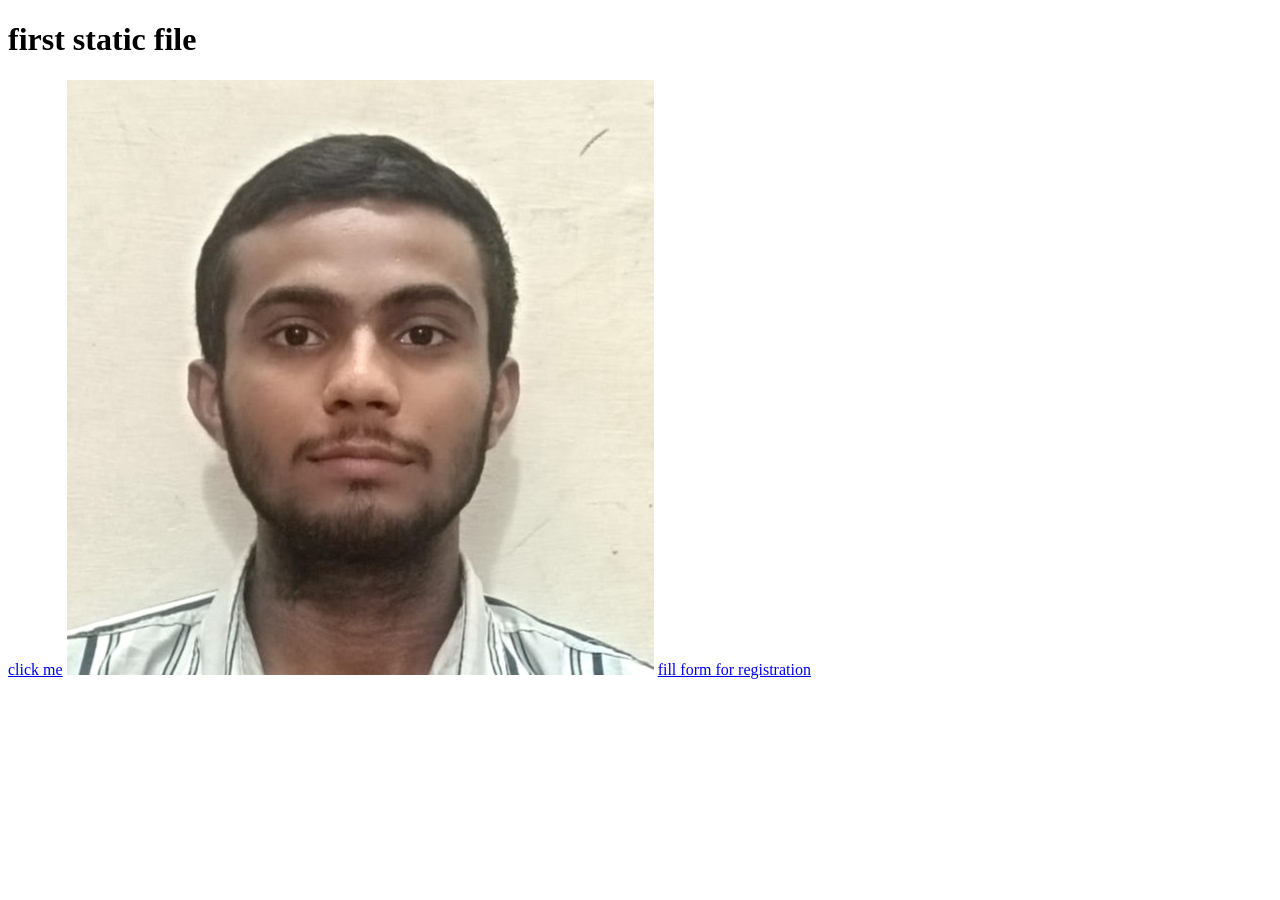
<file: static_files/index.html>
<!DOCTYPE html>
<html>
    <head>
        <title>hello world</title>
    </head>
    <body>
        <h1>first static file</h1>
        <a href="http://localhost:8080/second.html">click me</a>
        <img src="deepak.jpg" alt = "deepak">
        <a href="http://localhost:8080/form.html">fill form for registration</a>

    </body>
</html>
</file>
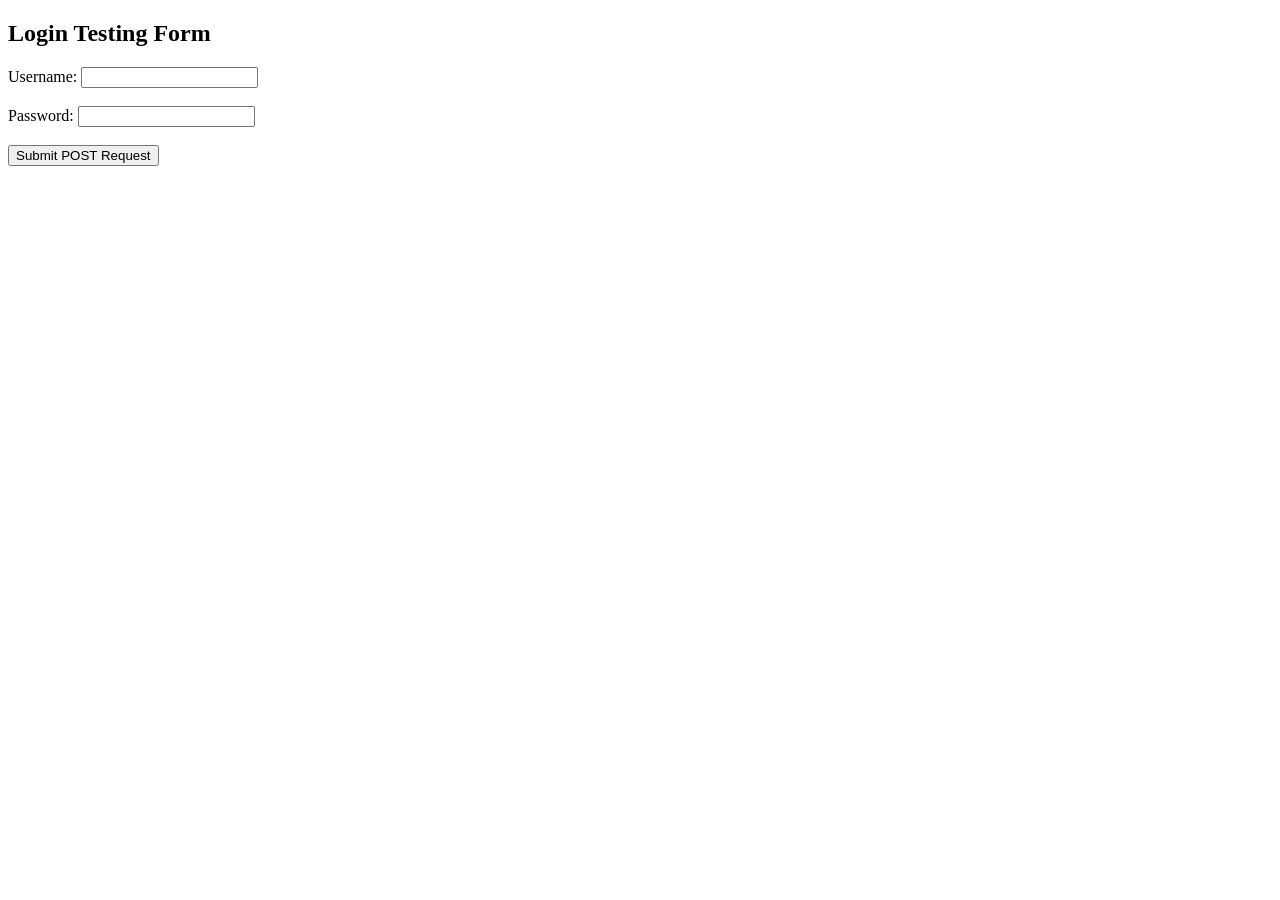
<file: static_files/form.html>
<!DOCTYPE html>
<html lang="en">
<head>
    <meta charset="UTF-8">
    <title>POST Test Form</title>
</head>
<body>

    <h2>Login Testing Form</h2>
    
    <!-- Change action to your target API endpoint -->
    <form action="http://localhost:8080/login" method="POST">
        <div>
            <label for="username">Username:</label>
            <input type="text" id="username" name="username" required>
        </div>
        <br>
        <div>
            <label for="password">Password:</label>
            <input type="password" id="password" name="password" required>
        </div>
        <br>
        <button type="submit">Submit POST Request</button>
    </form>

</body>
</html>
</file>
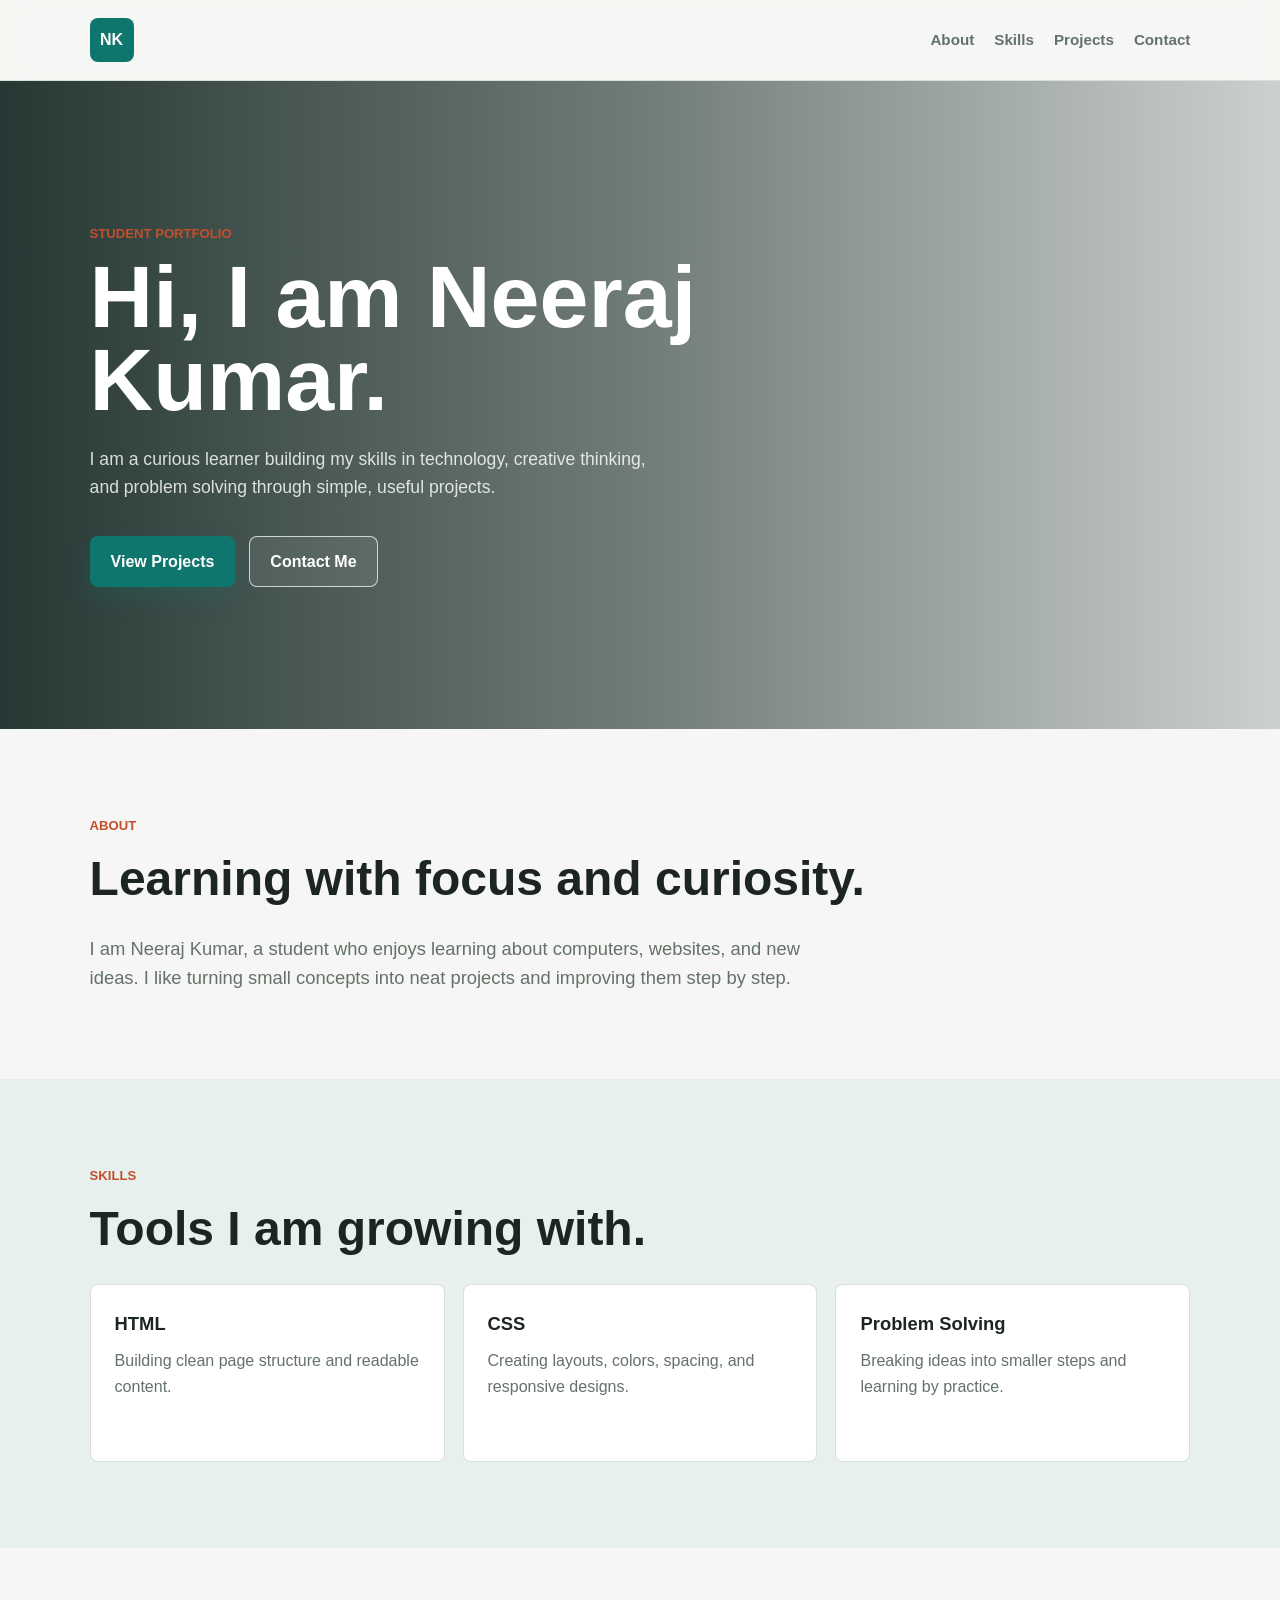
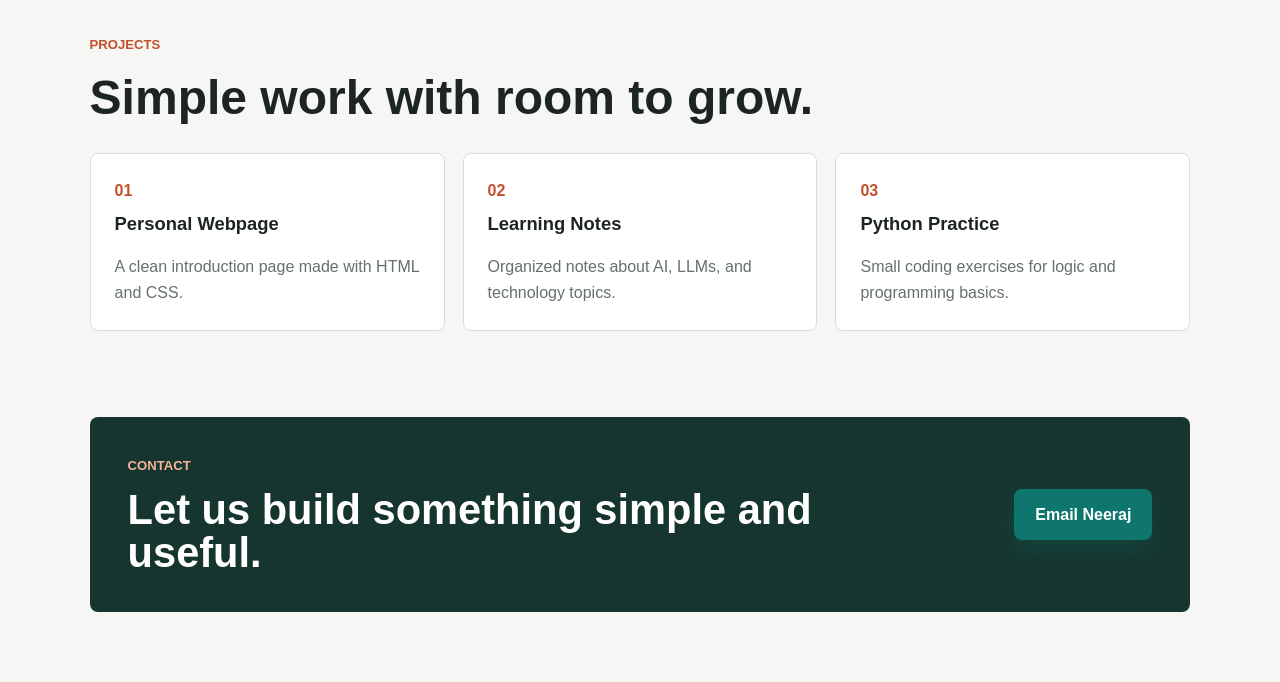
<file: static_files/second.html>
<!DOCTYPE html>
<html lang="en">
<head>
    <meta charset="UTF-8">
    <meta name="viewport" content="width=device-width, initial-scale=1.0">
    <title>Neeraj Kumar | Portfolio</title>
    <link rel="stylesheet" href="style.css">
</head>
<body>
    <header class="site-header">
        <a class="logo" href="#home" aria-label="Neeraj Kumar home">NK</a>
        <nav class="nav-links" aria-label="Main navigation">
            <a href="#about">About</a>
            <a href="#skills">Skills</a>
            <a href="#projects">Projects</a>
            <a href="#contact">Contact</a>
        </nav>
    </header>

    <main>
        <section class="hero" id="home">
            <div class="hero-content">
                <p class="eyebrow">Student Portfolio</p>
                <h1>Hi, I am Neeraj Kumar.</h1>
                <p class="hero-copy">
                    I am a curious learner building my skills in technology, creative thinking,
                    and problem solving through simple, useful projects.
                </p>
                <div class="hero-actions">
                    <a class="button primary" href="#projects">View Projects</a>
                    <a class="button secondary" href="#contact">Contact Me</a>
                </div>
            </div>
        </section>

        <section class="section" id="about">
            <div class="section-heading">
                <p class="eyebrow">About</p>
                <h2>Learning with focus and curiosity.</h2>
            </div>
            <p class="section-text">
                I am Neeraj Kumar, a student who enjoys learning about computers,
                websites, and new ideas. I like turning small concepts into neat projects
                and improving them step by step.
            </p>
        </section>

        <section class="section muted" id="skills">
            <div class="section-heading">
                <p class="eyebrow">Skills</p>
                <h2>Tools I am growing with.</h2>
            </div>
            <div class="skill-grid">
                <article class="card">
                    <h3>HTML</h3>
                    <p>Building clean page structure and readable content.</p>
                </article>
                <article class="card">
                    <h3>CSS</h3>
                    <p>Creating layouts, colors, spacing, and responsive designs.</p>
                </article>
                <article class="card">
                    <h3>Problem Solving</h3>
                    <p>Breaking ideas into smaller steps and learning by practice.</p>
                </article>
            </div>
        </section>

        <section class="section" id="projects">
            <div class="section-heading">
                <p class="eyebrow">Projects</p>
                <h2>Simple work with room to grow.</h2>
            </div>
            <div class="project-grid">
                <article class="project-card">
                    <span>01</span>
                    <h3>Personal Webpage</h3>
                    <p>A clean introduction page made with HTML and CSS.</p>
                </article>
                <article class="project-card">
                    <span>02</span>
                    <h3>Learning Notes</h3>
                    <p>Organized notes about AI, LLMs, and technology topics.</p>
                </article>
                <article class="project-card">
                    <span>03</span>
                    <h3>Python Practice</h3>
                    <p>Small coding exercises for logic and programming basics.</p>
                </article>
            </div>
        </section>

        <section class="contact-section" id="contact">
            <div>
                <p class="eyebrow">Contact</p>
                <h2>Let us build something simple and useful.</h2>
            </div>
            <a class="button primary" href="mailto:neerajkumar@example.com">Email Neeraj</a>
        </section>
    </main>
</body>
</html>
</file>
<file: static_files/style.css>
:root {
    --bg: #f6f7f4;
    --surface: #ffffff;
    --surface-muted: #e8f0ee;
    --text: #1d2521;
    --muted: #65716b;
    --accent: #0f766e;
    --accent-dark: #0a4f49;
    --warm: #c44f2b;
    --line: #d8dfdc;
    --shadow: 0 18px 45px rgba(29, 37, 33, 0.12);
}

* {
    box-sizing: border-box;
}

html {
    scroll-behavior: smooth;
}

body {
    margin: 0;
    font-family: Arial, Helvetica, sans-serif;
    color: var(--text);
    background: var(--bg);
    line-height: 1.6;
}

a {
    color: inherit;
    text-decoration: none;
}

.site-header {
    position: sticky;
    top: 0;
    z-index: 10;
    display: flex;
    align-items: center;
    justify-content: space-between;
    gap: 24px;
    padding: 18px 7%;
    background: rgba(246, 247, 244, 0.92);
    border-bottom: 1px solid var(--line);
    backdrop-filter: blur(14px);
}

.logo {
    display: grid;
    width: 44px;
    height: 44px;
    place-items: center;
    border-radius: 8px;
    color: #ffffff;
    background: var(--accent);
    font-weight: 800;
    letter-spacing: 0;
}

.nav-links {
    display: flex;
    flex-wrap: wrap;
    justify-content: flex-end;
    gap: 20px;
    color: var(--muted);
    font-size: 0.95rem;
    font-weight: 700;
}

.nav-links a:hover {
    color: var(--accent);
}

.hero {
    display: flex;
    align-items: center;
    min-height: 72vh;
    padding: 64px 7%;
    color: #ffffff;
    background:
        linear-gradient(90deg, rgba(15, 35, 31, 0.9), rgba(15, 35, 31, 0.58), rgba(15, 35, 31, 0.18)),
        url("https://images.unsplash.com/photo-1498050108023-c5249f4df085?auto=format&fit=crop&w=1600&q=80") center / cover;
}

.hero-content {
    max-width: 680px;
}

.eyebrow {
    margin: 0 0 12px;
    color: var(--warm);
    font-size: 0.82rem;
    font-weight: 800;
    letter-spacing: 0;
    text-transform: uppercase;
}

h1,
h2,
h3,
p {
    overflow-wrap: anywhere;
}

h1 {
    margin: 0;
    max-width: 760px;
    font-size: 5.5rem;
    line-height: 0.94;
    letter-spacing: 0;
}

h2 {
    margin: 0;
    font-size: 3rem;
    line-height: 1.04;
    letter-spacing: 0;
}

h3 {
    margin: 0;
    font-size: 1.15rem;
}

.hero-copy {
    max-width: 570px;
    margin: 24px 0 0;
    color: rgba(255, 255, 255, 0.82);
    font-size: 1.1rem;
}

.hero-actions {
    display: flex;
    flex-wrap: wrap;
    gap: 14px;
    margin-top: 34px;
}

.button {
    display: inline-flex;
    align-items: center;
    justify-content: center;
    min-height: 46px;
    padding: 12px 20px;
    border: 1px solid transparent;
    border-radius: 8px;
    font-weight: 800;
    transition: transform 0.2s ease, box-shadow 0.2s ease, background 0.2s ease;
}

.button:hover {
    transform: translateY(-2px);
}

.button.primary {
    color: #ffffff;
    background: var(--accent);
    box-shadow: 0 10px 22px rgba(15, 118, 110, 0.24);
}

.button.primary:hover {
    background: var(--accent-dark);
}

.button.secondary {
    color: #ffffff;
    border-color: rgba(255, 255, 255, 0.72);
    background: rgba(255, 255, 255, 0.08);
}

.section {
    padding: 86px 7%;
}

.section.muted {
    background: var(--surface-muted);
}

.section-heading {
    display: grid;
    gap: 6px;
    max-width: 780px;
    margin-bottom: 30px;
}

.section-text {
    max-width: 760px;
    margin: 0;
    color: var(--muted);
    font-size: 1.15rem;
}

.skill-grid,
.project-grid {
    display: grid;
    grid-template-columns: repeat(3, minmax(0, 1fr));
    gap: 18px;
}

.card,
.project-card {
    min-height: 178px;
    padding: 24px;
    border: 1px solid var(--line);
    border-radius: 8px;
    background: var(--surface);
}

.card p,
.project-card p {
    margin: 10px 0 0;
    color: var(--muted);
}

.project-card {
    display: flex;
    flex-direction: column;
    justify-content: space-between;
}

.project-card span {
    color: var(--warm);
    font-weight: 900;
}

.contact-section {
    display: flex;
    align-items: center;
    justify-content: space-between;
    gap: 24px;
    margin: 0 7% 70px;
    padding: 38px;
    border-radius: 8px;
    color: #ffffff;
    background: #16352f;
}

.contact-section h2 {
    max-width: 760px;
    font-size: 2.6rem;
}

.contact-section .eyebrow {
    color: #f4b49c;
}

@media (max-width: 860px) {
    .site-header {
        align-items: flex-start;
        flex-direction: column;
    }

    .nav-links {
        justify-content: flex-start;
        gap: 14px;
    }

    .hero {
        min-height: 66vh;
        padding-top: 48px;
        padding-bottom: 48px;
    }

    .skill-grid,
    .project-grid {
        grid-template-columns: 1fr;
    }

    .contact-section {
        align-items: flex-start;
        flex-direction: column;
    }

    h1 {
        font-size: 4rem;
    }

    h2 {
        font-size: 2.35rem;
    }

    .contact-section h2 {
        font-size: 2.2rem;
    }
}

@media (max-width: 520px) {
    .site-header,
    .hero,
    .section {
        padding-right: 5%;
        padding-left: 5%;
    }

    .nav-links {
        width: 100%;
        justify-content: space-between;
        font-size: 0.86rem;
    }

    h1 {
        font-size: 2.5rem;
    }

    h2,
    .contact-section h2 {
        font-size: 1.85rem;
    }

    .hero-copy {
        font-size: 1rem;
    }

    .hero-actions {
        gap: 10px;
        margin-top: 24px;
    }

    .contact-section {
        margin-right: 5%;
        margin-left: 5%;
        padding: 26px;
    }
}
</file>
